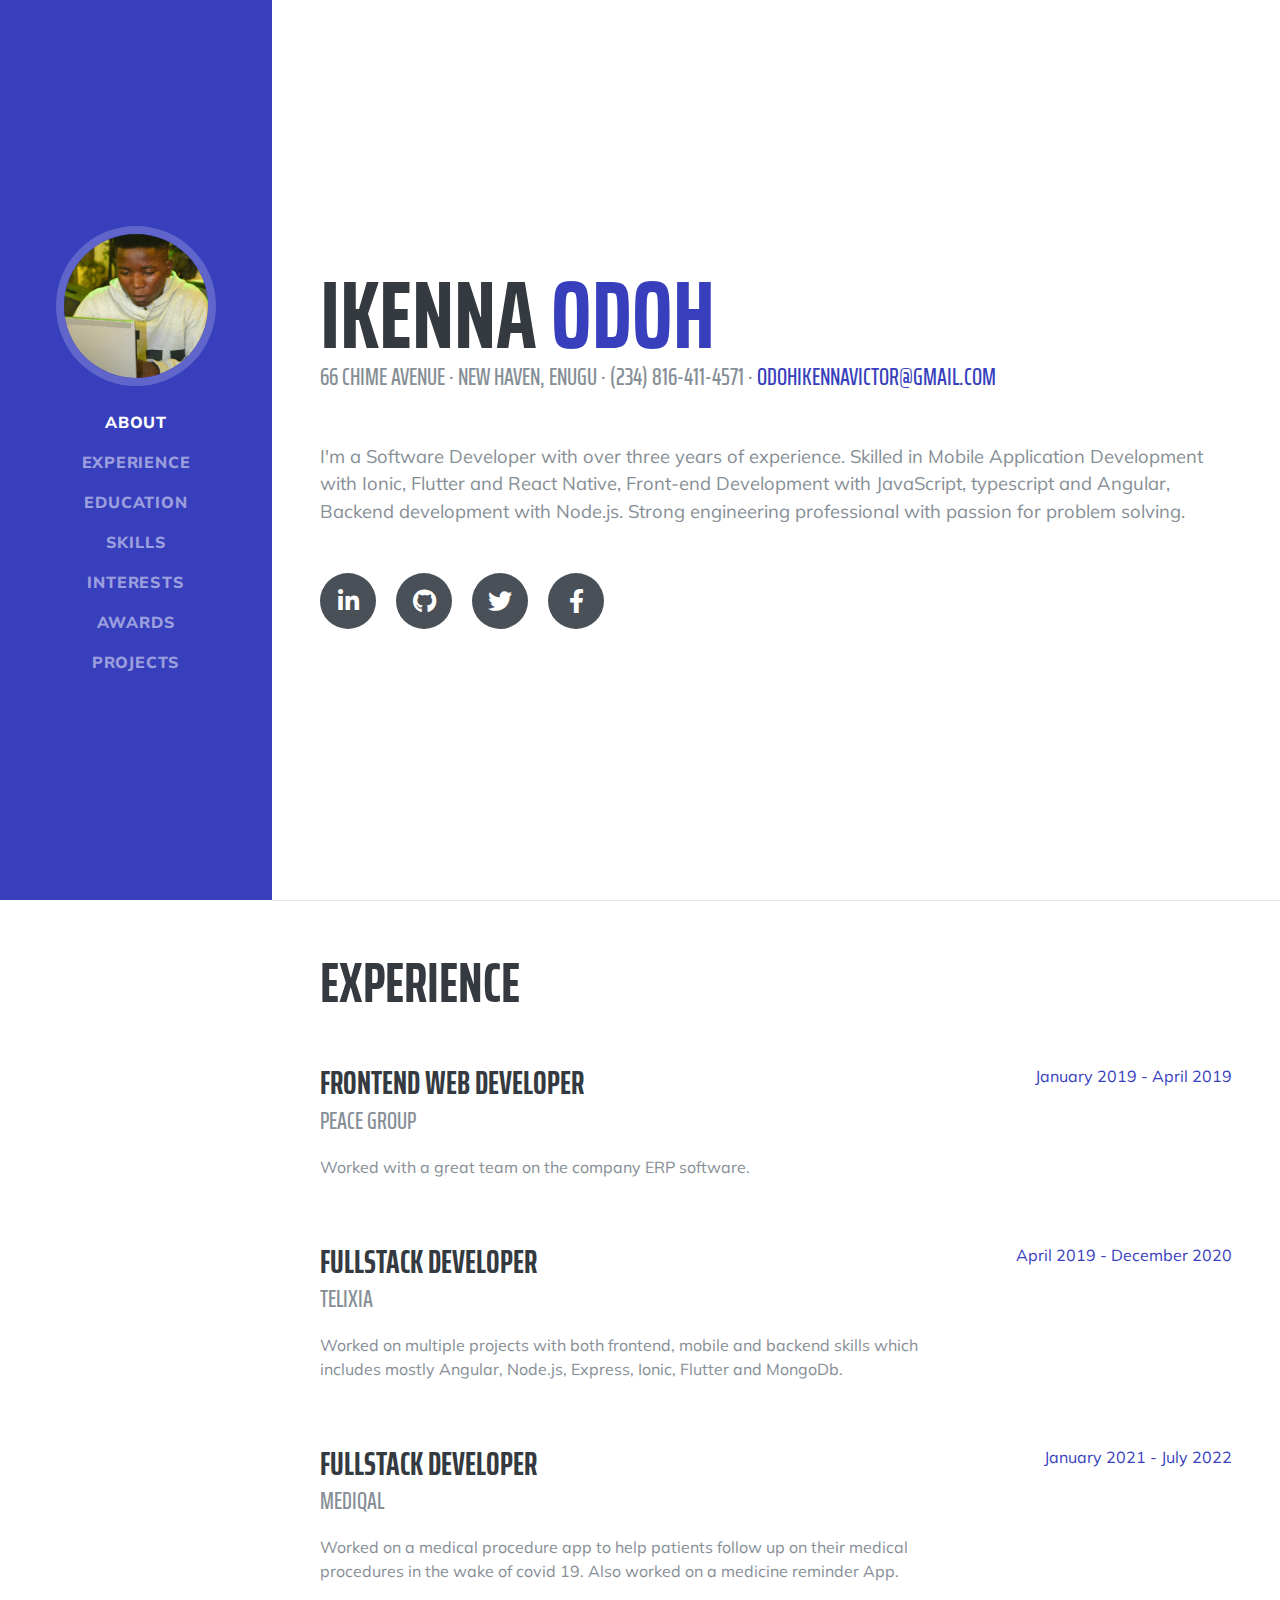
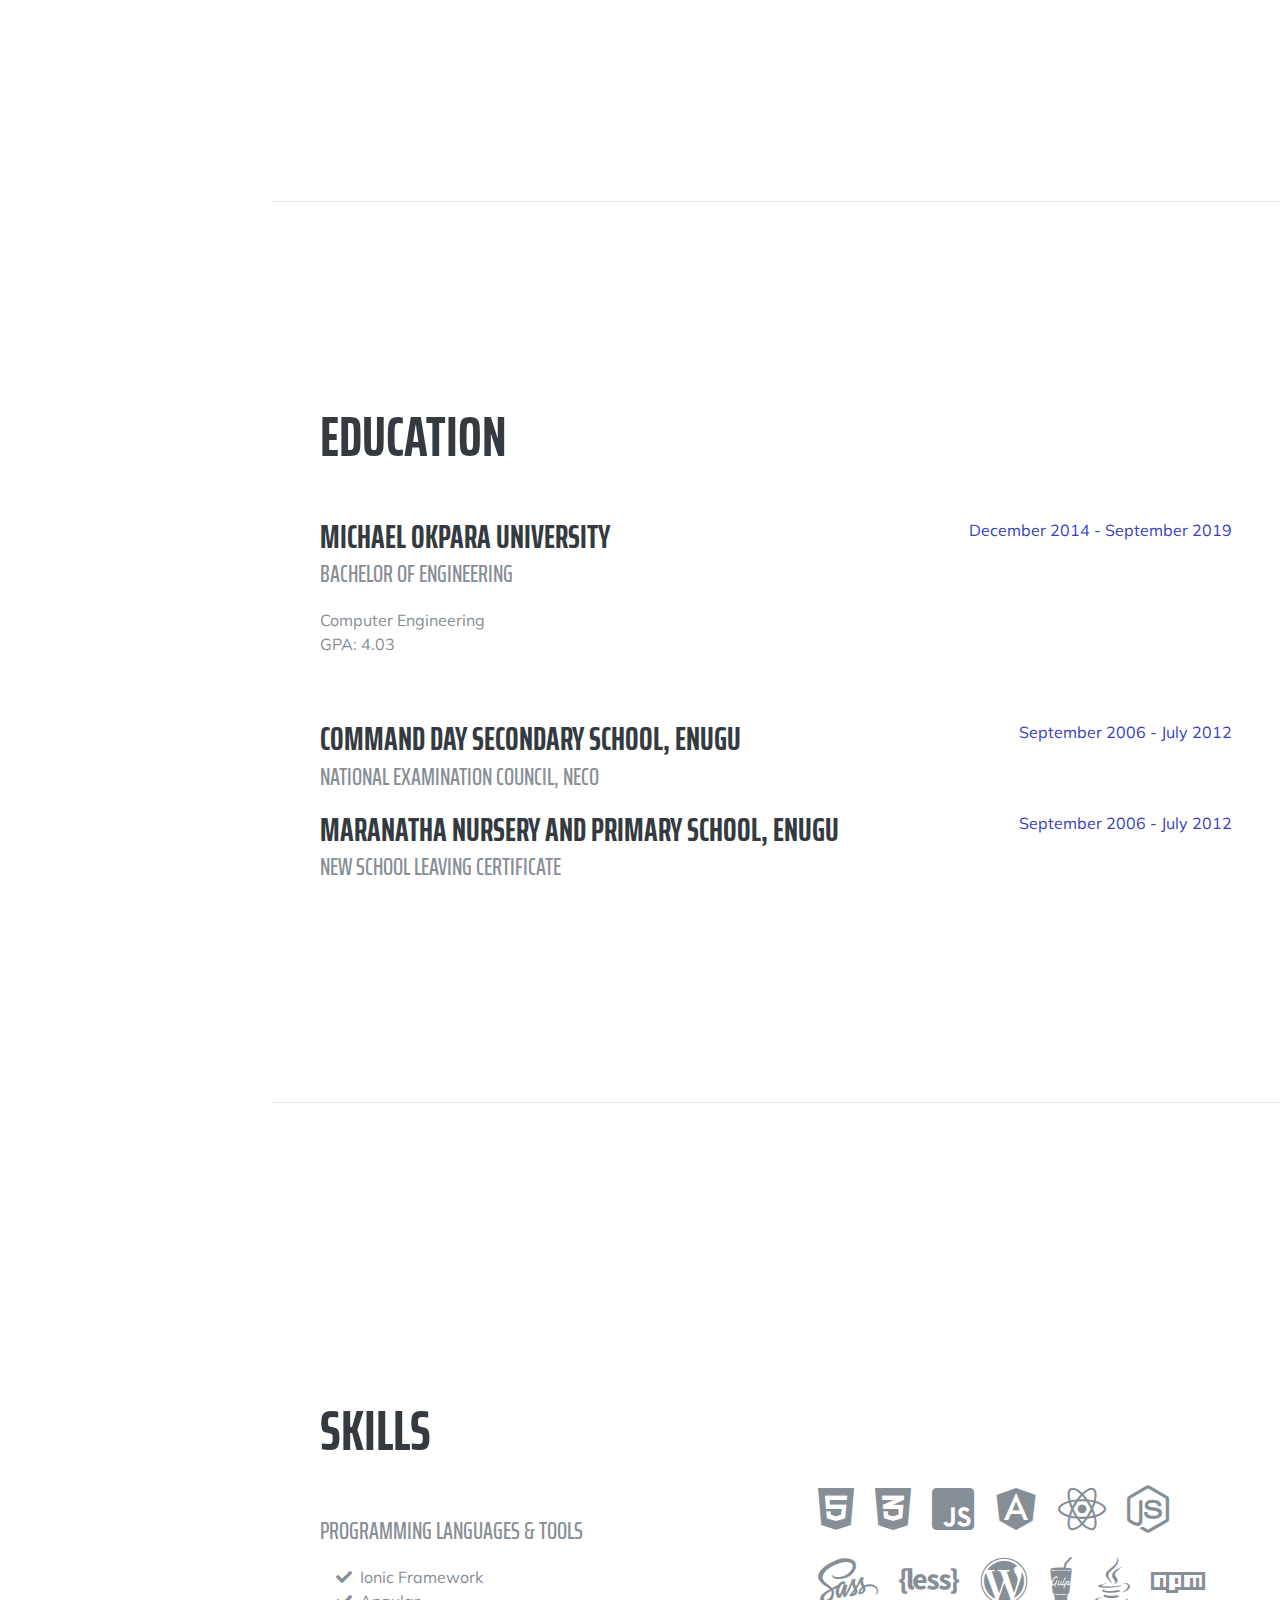
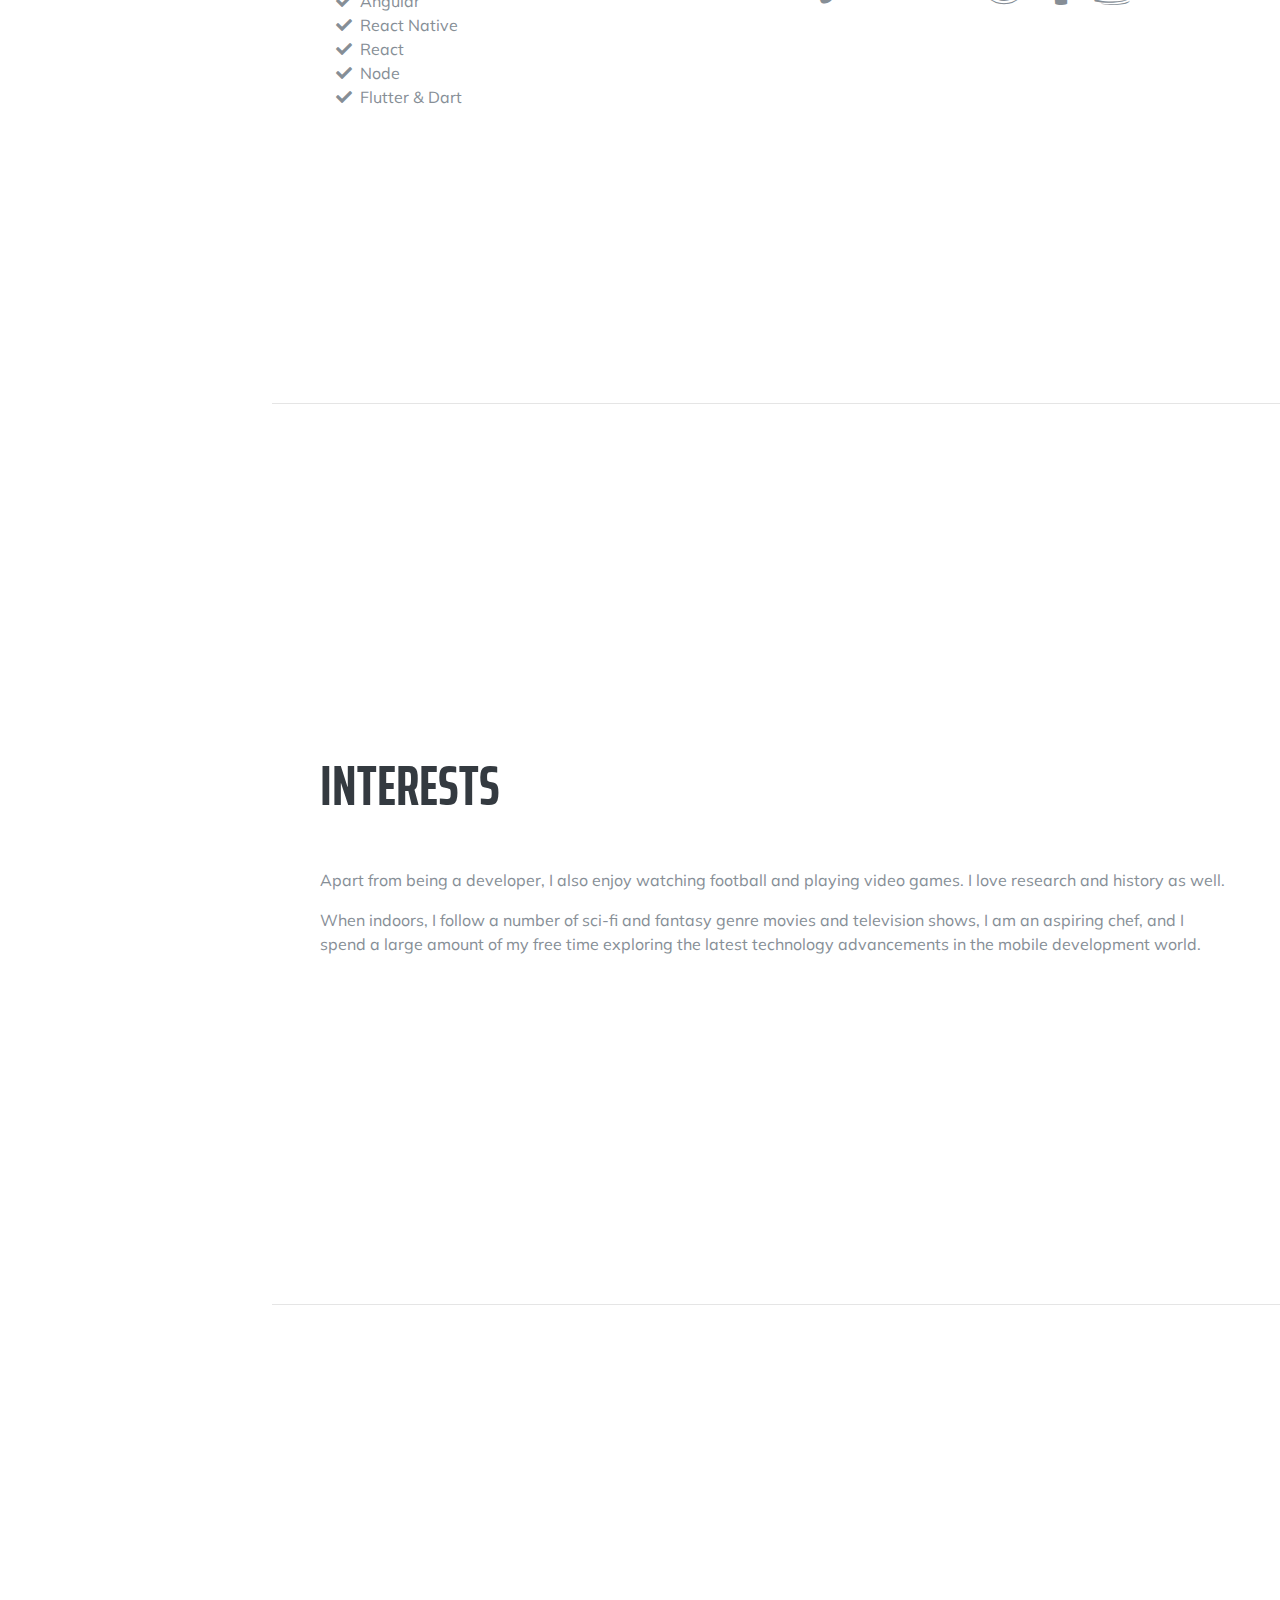
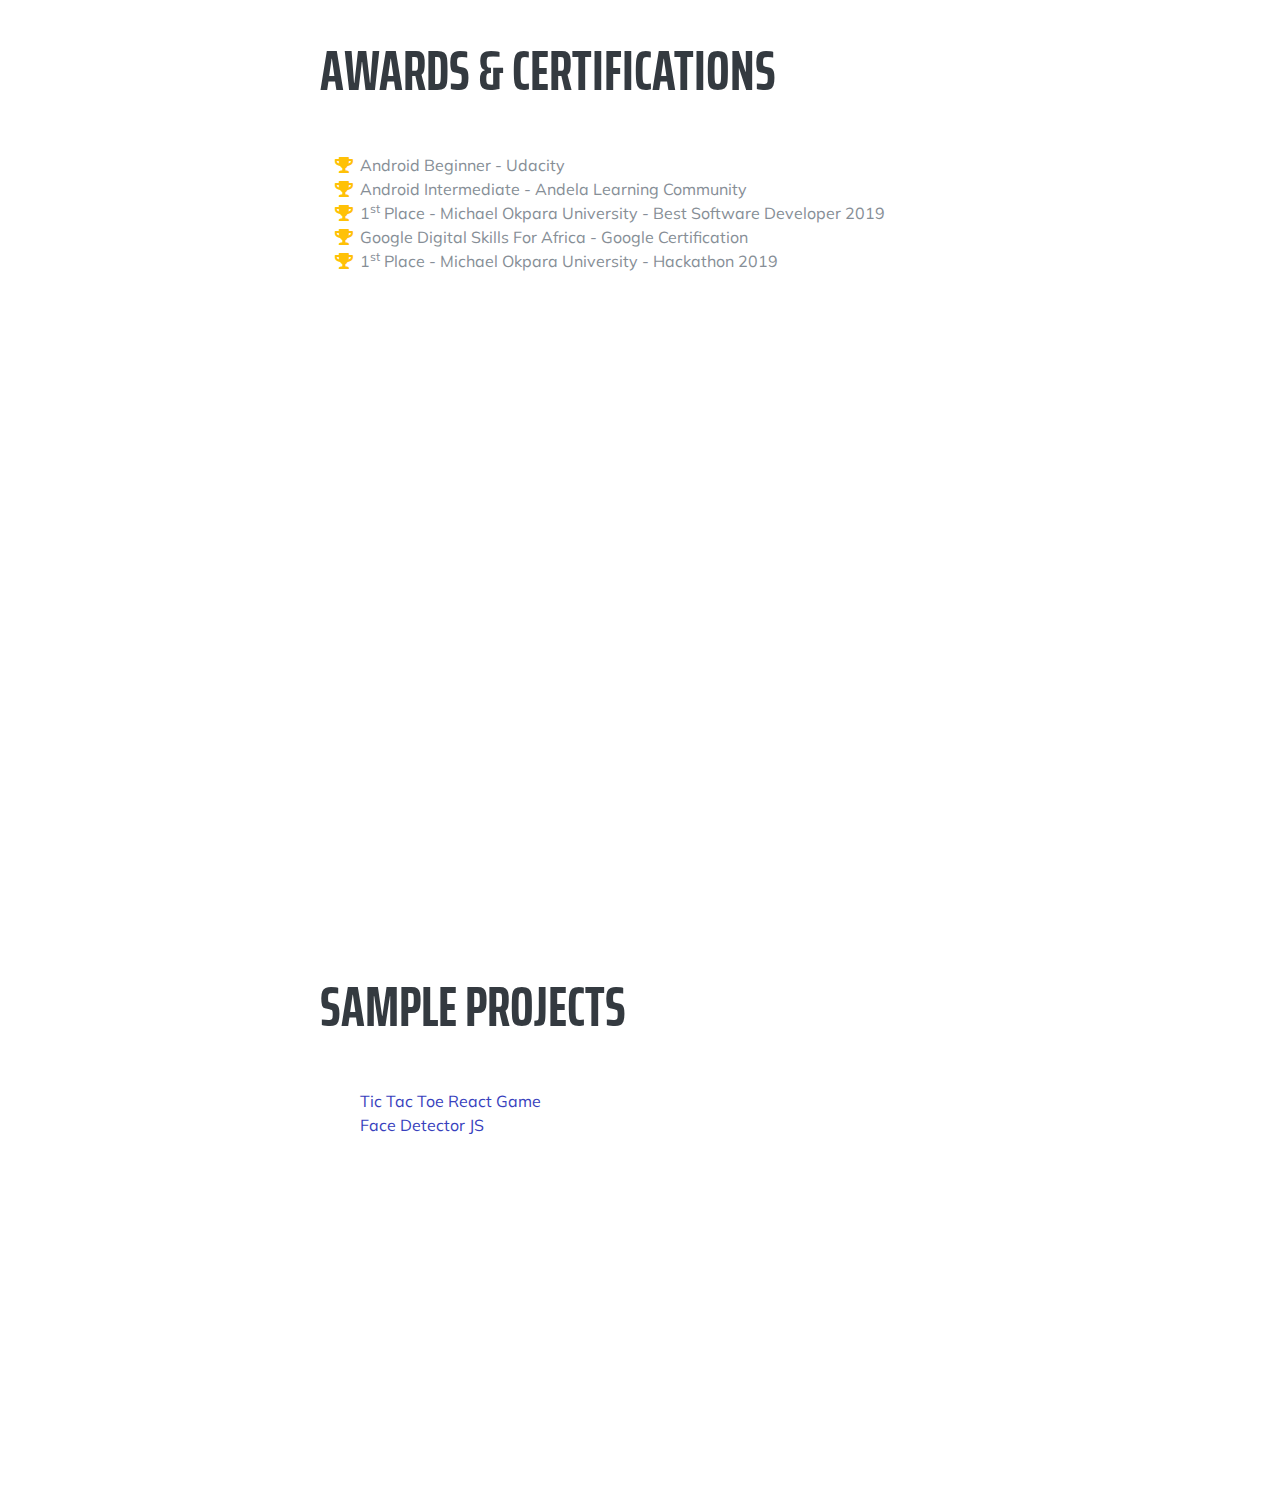
<file: index.html>
<!DOCTYPE html>
<html lang="en">

<head>

  <meta charset="utf-8">
  <meta name="viewport" content="width=device-width, initial-scale=1, shrink-to-fit=no">
  <meta name="description" content="">
  <meta name="author" content="">

  <title>Ikenna Test</title>

  <!-- Bootstrap core CSS -->
  <link href="vendor/bootstrap/css/bootstrap.min.css" rel="stylesheet">

  <!-- Custom fonts for this template -->
  <link href="https://fonts.googleapis.com/css?family=Saira+Extra+Condensed:500,700" rel="stylesheet">
  <link href="https://fonts.googleapis.com/css?family=Muli:400,400i,800,800i" rel="stylesheet">
  <link href="vendor/fontawesome-free/css/all.min.css" rel="stylesheet">

  <!-- Custom styles for this template -->
  <link href="css/resume.min.css" rel="stylesheet">

</head>

<body id="page-top">

  <nav class="navbar navbar-expand-lg navbar-dark bg-primary fixed-top" id="sideNav">
    <a class="navbar-brand js-scroll-trigger" href="#page-top">
      <span class="d-block d-lg-none">Ikenna Odoh Test3</span>
      <span class="d-none d-lg-block">
        <img class="img-fluid img-profile rounded-circle mx-auto mb-2" src="img/ik.png" alt="">
      </span>
    </a>
    <button class="navbar-toggler" type="button" data-toggle="collapse" data-target="#navbarSupportedContent" aria-controls="navbarSupportedContent" aria-expanded="false" aria-label="Toggle navigation">
      <span class="navbar-toggler-icon"></span>
    </button>
    <div class="collapse navbar-collapse" id="navbarSupportedContent">
      <ul class="navbar-nav">
        <li class="nav-item">
          <a class="nav-link js-scroll-trigger" href="#about">About</a>
        </li>
        <li class="nav-item">
          <a class="nav-link js-scroll-trigger" href="#experience">Experience</a>
        </li>
        <li class="nav-item">
          <a class="nav-link js-scroll-trigger" href="#education">Education</a>
        </li>
        <li class="nav-item">
          <a class="nav-link js-scroll-trigger" href="#skills">Skills</a>
        </li>
        <li class="nav-item">
          <a class="nav-link js-scroll-trigger" href="#interests">Interests</a>
        </li>
        <li class="nav-item">
          <a class="nav-link js-scroll-trigger" href="#awards">Awards</a>
        </li>
        <li class="nav-item">
          <a class="nav-link js-scroll-trigger" href="#projects">Projects</a>
        </li>
      </ul>
    </div>
  </nav>

  <div class="container-fluid p-0">

    <section class="resume-section p-3 p-lg-5 d-flex align-items-center" id="about">
      <div class="w-100">
        <h1 class="mb-0">Ikenna
          <span class="text-primary">Odoh</span>
        </h1>
        <div class="subheading mb-5">66 Chime Avenue · New Haven, Enugu · (234) 816-411-4571 ·
          <a href="mailto:odohikennavictor@gmail.com">odohikennavictor@gmail.com</a>
        </div>
        <p class="lead mb-5">I'm a Software Developer with over three years of experience. Skilled in Mobile Application Development with Ionic, Flutter and React Native, Front-end Development with JavaScript, typescript and Angular, Backend development with Node.js. Strong engineering professional with passion for problem solving.</p>
        <div class="social-icons">
          <a href="https://www.linkedin.com/in/ikenna-victor/">
            <i class="fab fa-linkedin-in"></i>
          </a>
          <a href="https://github.com/ikennaUkwueze">
            <i class="fab fa-github"></i>
          </a>
          <a href="https://twitter.com/IkennaUkwueze">
            <i class="fab fa-twitter"></i>
          </a>
          <a href="https://www.facebook.com/ikennaukwueze">
            <i class="fab fa-facebook-f"></i>
          </a>
        </div>
      </div>
    </section>

    <hr class="m-0">

    <section class="resume-section p-3 p-lg-5 d-flex justify-content-center" id="experience">
      <div class="w-100">
        <h2 class="mb-5">Experience</h2>

        <div class="resume-item d-flex flex-column flex-md-row justify-content-between mb-5">
          <div class="resume-content">
            <h3 class="mb-0">Frontend Web Developer</h3>
            <div class="subheading mb-3">Peace Group</div>
            <p>Worked with a great team on the company ERP software.</p>
          </div>
          <div class="resume-date text-md-right">
            <span class="text-primary">January 2019 - April 2019</span>
          </div>
        </div>

        <div class="resume-item d-flex flex-column flex-md-row justify-content-between mb-5">
          <div class="resume-content">
            <h3 class="mb-0">Fullstack Developer</h3>
            <div class="subheading mb-3">Telixia</div>
            <p>Worked on multiple projects with both frontend, mobile and backend skills which includes mostly Angular, Node.js, Express, Ionic, Flutter and MongoDb.</p>
          </div>
          <div class="resume-date text-md-right">
            <span class="text-primary">April 2019 - December 2020</span>
          </div>
        </div>

        <div class="resume-item d-flex flex-column flex-md-row justify-content-between mb-5">
          <div class="resume-content">
            <h3 class="mb-0">Fullstack Developer</h3>
            <div class="subheading mb-3">Mediqal</div>
            <p>Worked on a medical procedure app to help patients follow up on their medical procedures in the wake of covid 19. Also worked on a medicine reminder App.</p>
          </div>
          <div class="resume-date text-md-right">
            <span class="text-primary">January 2021 - July 2022</span>
          </div>
        </div>

        <!-- <div class="resume-item d-flex flex-column flex-md-row justify-content-between mb-5">
          <div class="resume-content">
            <h3 class="mb-0">Junior Web Designer</h3>
            <div class="subheading mb-3">Shout! Media Productions</div>
            <p>Podcasting operational change management inside of workflows to establish a framework. Taking seamless key performance indicators offline to maximise the long tail. Keeping your eye on the ball while performing a deep dive on the start-up mentality to derive convergence on cross-platform integration.</p>
          </div>
          <div class="resume-date text-md-right">
            <span class="text-primary">July 2010 - December 2011</span>
          </div>
        </div>

        <div class="resume-item d-flex flex-column flex-md-row justify-content-between">
          <div class="resume-content">
            <h3 class="mb-0">Web Design Intern</h3>
            <div class="subheading mb-3">Shout! Media Productions</div>
            <p>Collaboratively administrate empowered markets via plug-and-play networks. Dynamically procrastinate B2C users after installed base benefits. Dramatically visualize customer directed convergence without revolutionary ROI.</p>
          </div>
          <div class="resume-date text-md-right">
            <span class="text-primary">September 2008 - June 2010</span>
          </div>
        </div> -->

      </div>

    </section>

    <hr class="m-0">

    <section class="resume-section p-3 p-lg-5 d-flex align-items-center" id="education">
      <div class="w-100">
        <h2 class="mb-5">Education</h2>

        <div class="resume-item d-flex flex-column flex-md-row justify-content-between mb-5">
          <div class="resume-content">
            <h3 class="mb-0">Michael Okpara University</h3>
            <div class="subheading mb-3">Bachelor of Engineering</div>
            <div>Computer Engineering</div>
            <p>GPA: 4.03</p>
          </div>
          <div class="resume-date text-md-right">
            <span class="text-primary">December 2014 - September 2019</span>
          </div>
        </div>

        <div class="resume-item d-flex flex-column flex-md-row justify-content-between">
          <div class="resume-content">
            <h3 class="mb-0">Command Day Secondary School, Enugu</h3>
            <div class="subheading mb-3">National Examination Council, NECO</div>
            <!-- <p>GPA: 3.56</p> -->
          </div>
          <div class="resume-date text-md-right">
            <span class="text-primary">September 2006 - July 2012</span>
          </div>
        </div>

        <div class="resume-item d-flex flex-column flex-md-row justify-content-between">
          <div class="resume-content">
            <h3 class="mb-0">Maranatha Nursery and Primary School, Enugu</h3>
            <div class="subheading mb-3">New School leaving Certificate</div>
            <!-- <p>GPA: 3.56</p> -->
          </div>
          <div class="resume-date text-md-right">
            <span class="text-primary">September 2006 - July 2012</span>
          </div>
        </div>

      </div>
    </section>

    <hr class="m-0">

    <section class="resume-section p-3 p-lg-5 d-flex align-items-center" id="skills">
      <div class="w-100">
        <h2 class="mb-5">Skills</h2>

        <div class="subheading mb-3">Programming Languages &amp; Tools</div>

        <ul class="fa-ul mb-0">
          <li>
            <i class="fa-li fa fa-check"></i>
            Ionic Framework
          </li>
          <li>
            <i class="fa-li fa fa-check"></i>
            Angular
          </li>
          <li>
            <i class="fa-li fa fa-check"></i>
            React Native
          </li>
          <li>
            <i class="fa-li fa fa-check"></i>
            React
          </li>
          <li>
            <i class="fa-li fa fa-check"></i>
            Node
          </li>
          <li>
            <i class="fa-li fa fa-check"></i>
            Flutter &amp; Dart
          </li>
        </ul>
      </div>

        <ul class="list-inline dev-icons">
          <li class="list-inline-item">
            <i class="fab fa-html5"></i>
          </li>
          <li class="list-inline-item">
            <i class="fab fa-css3-alt"></i>
          </li>
          <li class="list-inline-item">
            <i class="fab fa-js-square"></i>
          </li>
          <li class="list-inline-item">
            <i class="fab fa-angular"></i>
          </li>
          <li class="list-inline-item">
            <i class="fab fa-react"></i>
          </li>
          <li class="list-inline-item">
            <i class="fab fa-node-js"></i>
          </li>
          <li class="list-inline-item">
            <i class="fab fa-sass"></i>
          </li>
          <li class="list-inline-item">
            <i class="fab fa-less"></i>
          </li>
          <li class="list-inline-item">
            <i class="fab fa-wordpress"></i>
          </li>
          <li class="list-inline-item">
            <i class="fab fa-gulp"></i>
          </li>
          <li class="list-inline-item">
            <i class="fab fa-java"></i>
          </li>
          <li class="list-inline-item">
            <i class="fab fa-npm"></i>
          </li>
        </ul>

        
    </section>

    <hr class="m-0">

    <section class="resume-section p-3 p-lg-5 d-flex align-items-center" id="interests">
      <div class="w-100">
        <h2 class="mb-5">Interests</h2>
        <p>Apart from being a developer, I also enjoy watching football and playing video games. I love research and history as well.</p>
        <p class="mb-0">When indoors, I follow a number of sci-fi and fantasy genre movies and television shows, I am an aspiring chef, and I spend a large amount of my free time exploring the latest technology advancements in the mobile development world.</p>
      </div>
    </section>

    <hr class="m-0">

    <section class="resume-section p-3 p-lg-5 d-flex align-items-center" id="awards">
      <div class="w-100">
        <h2 class="mb-5">Awards &amp; Certifications</h2>
        <ul class="fa-ul mb-0">
          <li>
            <i class="fa-li fa fa-trophy text-warning"></i>
            Android Beginner - Udacity</li>
          <li>
            <i class="fa-li fa fa-trophy text-warning"></i>
            Android Intermediate - Andela Learning Community</li>
          <li>
            <i class="fa-li fa fa-trophy text-warning"></i>
            1<sup>st</sup>
            Place - Michael Okpara University - Best Software Developer 2019</li>
           


          <li>
            <i class="fa-li fa fa-trophy text-warning"></i>
            
            Google Digital Skills For Africa - Google Certification</li>

          <li>
            <i class="fa-li fa fa-trophy text-warning"></i>
            1<sup>st</sup>
            Place - Michael Okpara University - Hackathon 2019</li>
          
        </ul>
      </div>
    </section>

    <section class="resume-section p-3 p-lg-5 d-flex align-items-center" id="projects">
      <div class="w-100">
        <h2 class="mb-5">Sample Projects</h2>
        <ul class="fa-ul mb-0">
          <li>
            <a href="https://ikennaukwueze.github.io/tic-tac/" target="_blank">Tic Tac Toe React Game</a>
          </li>
          <li>
            <a href="https://ikennaukwueze.github.io/face-detector/" target="_blank">Face Detector JS</a>
          </li>
          
        </ul>
      </div>
    </section>

  </div>

  <!-- Bootstrap core JavaScript -->
  <script src="vendor/jquery/jquery.min.js"></script>
  <script src="vendor/bootstrap/js/bootstrap.bundle.min.js"></script>

  <!-- Plugin JavaScript -->
  <script src="vendor/jquery-easing/jquery.easing.min.js"></script>

  <!-- Custom scripts for this template -->
  <script src="js/resume.min.js"></script>

</body>

</html>
</file>
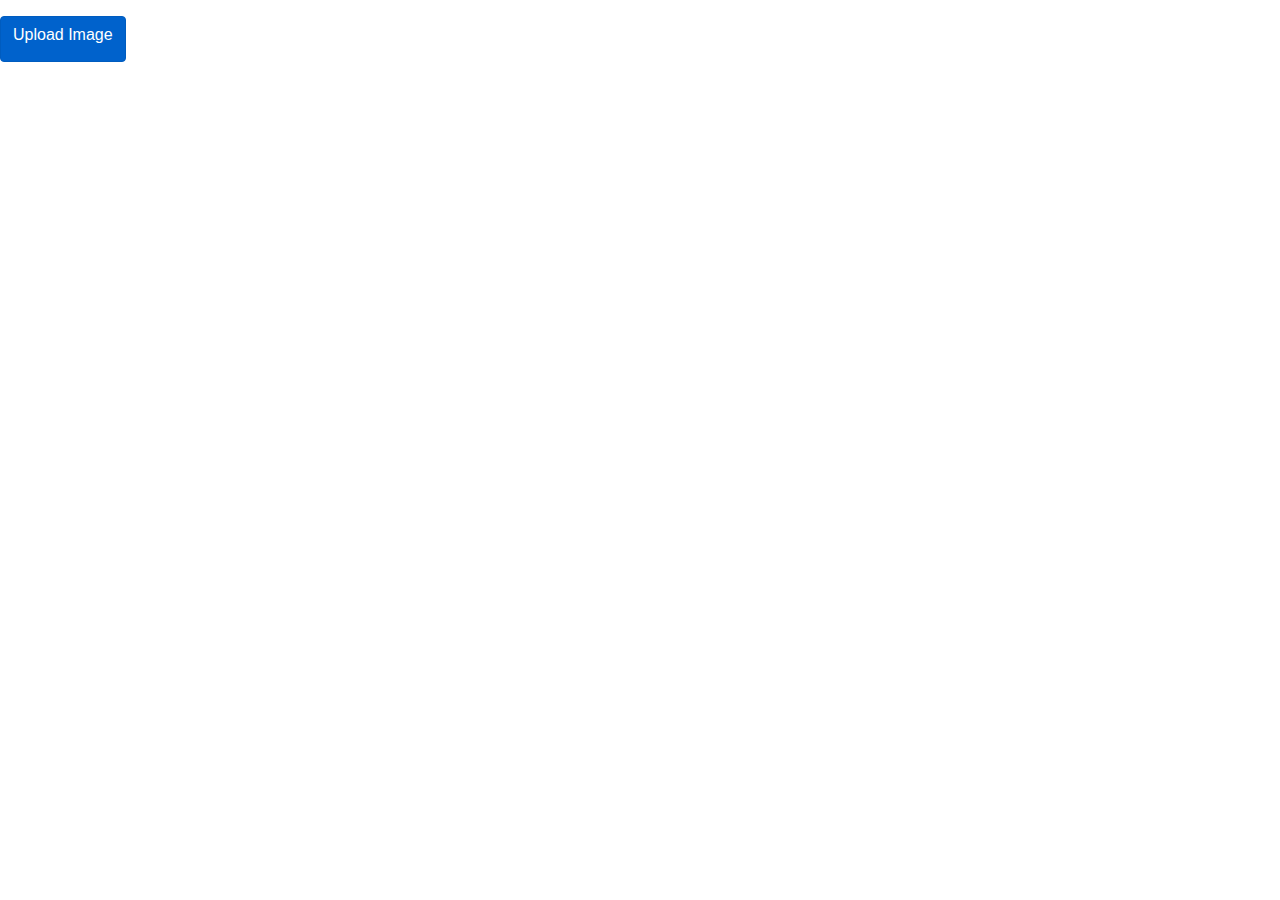
<file: face-detector/index.html>
<!DOCTYPE html>
<html lang="en">
    <head>
        <meta charset="UTF-8" />
        <meta name="viewport" content="width=device-width, initial-scale=1.0" />
        <meta http-equiv="X-UA-Compatible" content="ie=edge" />
        <title>Face Detection</title>
        <!-- Bootstrap core CSS -->
        <link rel="stylesheet" href="https://stackpath.bootstrapcdn.com/bootstrap/4.4.1/css/bootstrap.min.css" integrity="sha384-Vkoo8x4CGsO3+Hhxv8T/Q5PaXtkKtu6ug5TOeNV6gBiFeWPGFN9MuhOf23Q9Ifjh" crossorigin="anonymous">
        <style>
            body {
                margin: 0;
            }
            canvas {
                position: absolute;
                top: 0;
                left: 0;
            }
        </style>
    </head>
    <body>
        <!-- <form method="post" enctype="multipart/form-data">
            <div>
              <label for="pic">Choose image to upload</label>
              <input type="file" id="pic" name="pic"
                    accept=".jpg, .jpeg, .png">
            </div>
            <div>
              <button>Submit</button>
            </div>
          </form> -->

          <p><input type="file"  accept="image/*" name="image" id="image"  onchange="loadFile(event)" style="display: none;"></p>
<div class="btn btn-primary active"><label for="image" style="cursor: pointer;">Upload Image</label></div>
<!-- <button for="file" type="button" class="btn btn-secondary">Upload Image</button> -->
<!-- <div class="btn btn-primary btn-lg active" role="button"> Upload Image -->
    <!-- <input type="file"  accept="image/*" name="image" id="file"  onchange="loadFile(event)" style="display: none;"></p> -->
<!-- </div> -->
<p><img id="image" width="200" /></p>
        

        <!-- <img src="mark.png" alt="" /> -->
        <script src="face-api.min.js"></script>
        <script src="image.js"></script>


<script src="https://code.jquery.com/jquery-3.4.1.slim.min.js" integrity="sha384-J6qa4849blE2+poT4WnyKhv5vZF5SrPo0iEjwBvKU7imGFAV0wwj1yYfoRSJoZ+n" crossorigin="anonymous"></script>
<script src="https://cdn.jsdelivr.net/npm/popper.js@1.16.0/dist/umd/popper.min.js" integrity="sha384-Q6E9RHvbIyZFJoft+2mJbHaEWldlvI9IOYy5n3zV9zzTtmI3UksdQRVvoxMfooAo" crossorigin="anonymous"></script>
<script src="https://stackpath.bootstrapcdn.com/bootstrap/4.4.1/js/bootstrap.min.js" integrity="sha384-wfSDF2E50Y2D1uUdj0O3uMBJnjuUD4Ih7YwaYd1iqfktj0Uod8GCExl3Og8ifwB6" crossorigin="anonymous"></script>
    </body>
</html>
</file>
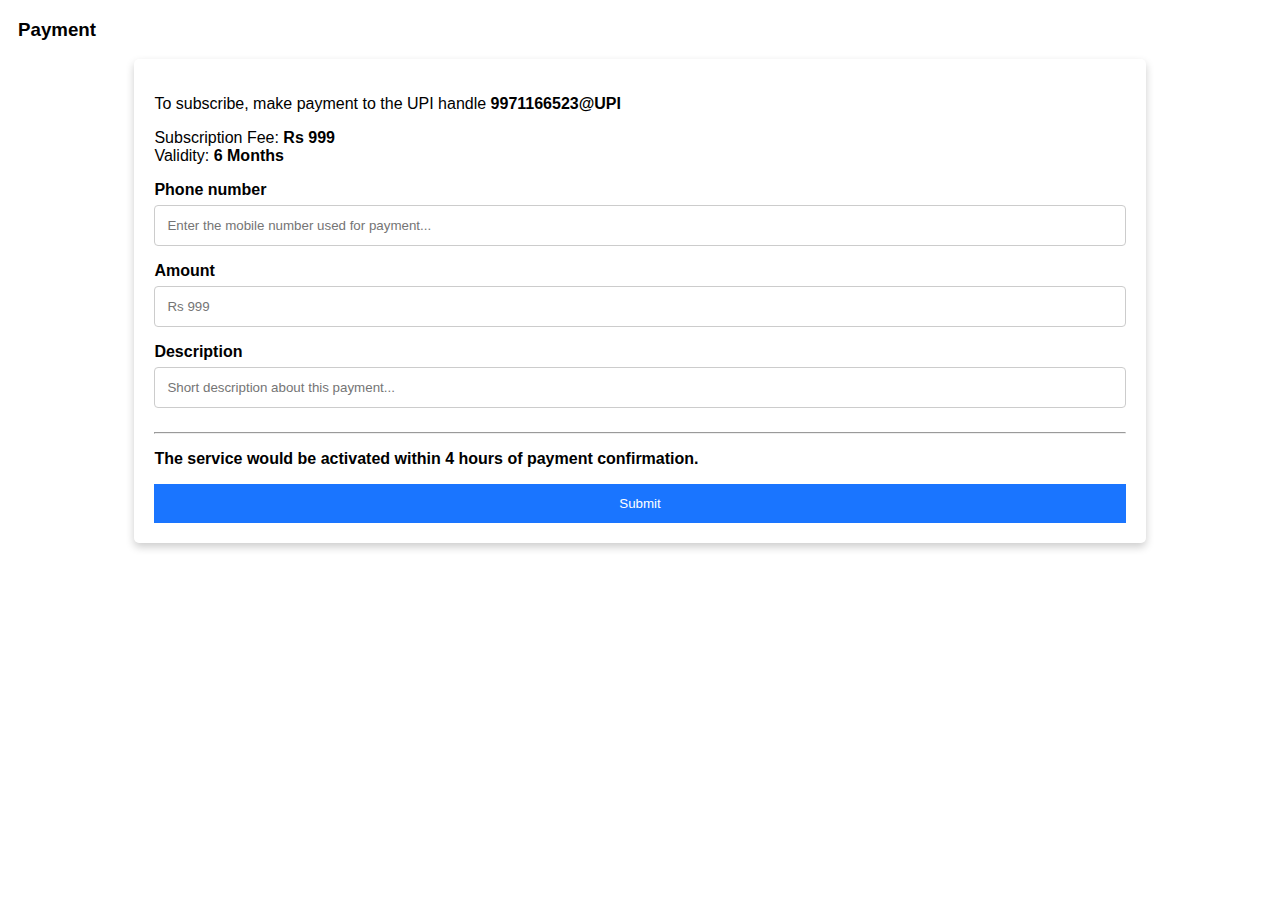
<file: payment.html>
<!DOCTYPE html>
<html>
<head>
<meta name="viewport" content="width=device-width, initial-scale=1">
<style>
body {
	font-family: Arial, Helvetica, sans-serif;
	}
* {box-sizing: border-box;}

.heading {
	margin-left: 10px;
}

input[type=text], select, textarea {
  width: 100%;
  padding: 12px;
  border: 1px solid #ccc;
  border-radius: 4px;
  box-sizing: border-box;
  margin-top: 6px;
  margin-bottom: 16px;
  resize: vertical;
}

input[type=submit] {
  background-color: #1a75ff;
  color: white;
  padding: 12px 20px;
  border: none;
  cursor: pointer;
  width: 100%;
  display: block;
}

.container {
  border-radius: 5px;
  padding: 20px;
  background: white;
  width: 80%;
  margin-left: auto;
  margin-right: auto;
  box-shadow: 0 4px 8px 0 rgba(0,0,0,0.2);
  
}
.submit {
	align-text: center;
}

.sent {
  color: greenyellow;
}

</style>
</head>
<body>

<h3 class="heading">Payment</h3>

<div class="container">
<div id="payBody">
  <p>
    To subscribe, make payment to the UPI handle <strong>9971166523@UPI</strong>
  </p>
  <p>
    Subscription Fee: <strong>Rs 999</strong><br>
      Validity: <strong>6 Months
  </p>
    <form id="payForm">
      <label for="phone">Phone number</label>
      <input type="text" id="phone" name="phone" placeholder="Enter the mobile number used for payment...">
      
      <label for="amount">Amount</label>
      <input type="text" id="amount" name="amount" placeholder="Rs 999">
    
      <label for="description">Description</label>
      <input type="text" id="description" name="description" placeholder="Short description about this payment...">
  <hr>
    <p>
      The service would be activated within 4 hours of payment confirmation.
    </p>
  
    <div class="submit">
        <input type="submit" value="Submit">
      </div>
      
    </form>
</div>
<div id="sent">
  <p>Payment record sent successfully!</p>
  <p>
    The service would be activated within 4 hours of payment confirmation.
  </p>
</div>

</div>

</body>
</html>

<script src="https://ajax.googleapis.com/ajax/libs/jquery/3.5.1/jquery.min.js"></script>

<script>
  $('#sent').hide();
    // import jquery here
    $.getUrlParameter = function(sParam) {
    var sPageURL = window.location.search.substring(1),
        sURLVariables = sPageURL.split('&'),
        sParameterName,
        i;

    for (i = 0; i < sURLVariables.length; i++) {
        sParameterName = sURLVariables[i].split('=');

        if (sParameterName[0] === sParam) {
            return sParameterName[1] === undefined ? true : decodeURIComponent(sParameterName[1]);
        }
    }
};
var id = $.getUrlParameter('user_id');
var formData = {
  user_id: id,
}
console.log(formData);

$( "#payForm" ).submit(function( event ) {
  var fd = {
            'payment_mobile' : $('input[name=phone]').val(),
            'amount'         : $('input[name=amount]').val(),
            'description'    : $('input[name=description]').val()
  };
  var id = $.getUrlParameter('user_id');
  fd.user_id = id;
  console.log(fd);
  event.preventDefault();
 $.ajax({
    url : "https://getecoworld.com:5000/api/v1/payments", // Url of backend (can be python, php, etc..)
    type: "POST", // data type (can be get, post, put, delete)
    data : fd, // data in json format
  //	async : false, // enable or disable async (optional, but suggested as false if you need to populate data afterwards)
    success: function(response, textStatus, jqXHR) {
        console.log(response);
        if (response.success) {
            alert('Successful... Pending Approval');
            $("#payForm").trigger("reset");
            $('#payBody').hide();
            $('#sent').show();
        } else {
            alert('Failed');
        }
        
    },
    error: function (jqXHR, textStatus, errorThrown) {
		console.log(jqXHR);
      	console.log(textStatus);
        console.log(errorThrown);
        alert(errorThrown);
    }
});
});
    
    // $('#payForm').submit(function() {
    // const data = $('#payForm').serializeArray();
    // console.log(data);
    //     $.ajax({
    //        url: 'https://getecoworld.com:5000/api/v1/payments',
    //        data: data,
    //        method: 'post',
    //        success: function(response) {
    //             if(response.success) {
	// 				 alert(response);
    //             } else {
	// 				 alert(response);
    //             }
    //        }
    //     });
    // });

//   function myFunction() {
//     var formData = {
//       payment_mobile: "08164114571",
//       amount: "999",
//       description: "Next Subscription",
//       username: "ikenna",
//       user_id: "5ea299defdbf0a26ff0777c6",
//       user_type: "USER"
//       };
//   alert(formData);

// $.ajax({
//     url : "https://getecoworld.com:5000/api/v1/payments", // Url of backend (can be python, php, etc..)
//     type: "POST", // data type (can be get, post, put, delete)
//     data : formData, // data in json format
//   	async : false, // enable or disable async (optional, but suggested as false if you need to populate data afterwards)
//     success: function(response, textStatus, jqXHR) {
//         console.log(response);
//         if (response.success) {
//             alert('Successful... Pending Approval');
//         } else {
//             alert('Failed');
//         }
        
//     },
//     error: function (jqXHR, textStatus, errorThrown) {
// 		console.log(jqXHR);
//       	console.log(textStatus);
//       	console.log(errorThrown);
//     }
// });
// }
    
</script>
</file>
<file: css/resume.min.css>
/*!
 * Start Bootstrap - Resume v5.0.8 (https://startbootstrap.com/template-overviews/resume)
 * Copyright 2013-2019 Start Bootstrap
 * Licensed under MIT (https://github.com/BlackrockDigital/startbootstrap-resume/blob/master/LICENSE)
 */
 body {
     font-family:Muli,-apple-system,BlinkMacSystemFont,'Segoe UI',Roboto,'Helvetica Neue',Arial,sans-serif,'Apple Color Emoji','Segoe UI Emoji','Segoe UI Symbol','Noto Color Emoji';
     padding-top:54px;
     color:#868e96
}

@media (min-width:992px) {
    body {
        padding-top:0;
        padding-left:17rem
    }}
    h1,h2,h3,h4,h5,h6 {
        font-family:'Saira Extra Condensed',-apple-system,BlinkMacSystemFont,'Segoe UI',Roboto,'Helvetica Neue',Arial,sans-serif,'Apple Color Emoji','Segoe UI Emoji','Segoe UI Symbol','Noto Color Emoji';
        font-weight:700;
        text-transform:uppercase;
        color:#343a40
    }
    h1 {
        font-size:6rem;
        line-height:5.5rem
    }
    h2 {
        font-size:3.5rem
    }
    h3 {
        font-size:2rem
    }
    p.lead{
        font-size:1.15rem;
        font-weight:400
    }
    .subheading{
        text-transform:uppercase;
        font-weight:500;
        font-family:'Saira Extra Condensed',-apple-system,BlinkMacSystemFont,'Segoe UI',Roboto,'Helvetica Neue',Arial,sans-serif,'Apple Color Emoji','Segoe UI Emoji','Segoe UI Symbol','Noto Color Emoji';
        font-size:1.5rem
    }
    .social-icons a {
        display:inline-block;
        height:3.5rem;
        width:3.5rem;
        background-color:#495057;
        color:#fff!important;border-radius:100%;text-align:center;font-size:1.5rem;line-height:3.5rem;margin-right:1rem}.social-icons a:last-child{margin-right:0}.social-icons a:hover{background-color:#bd5d38}.dev-icons{font-size:3rem}.dev-icons .list-inline-item i:hover{color:#bd5d38}
        #sideNav .navbar-nav .nav-item .nav-link{font-weight:800;letter-spacing:.05rem;text-transform:uppercase}
        #sideNav .navbar-toggler:focus{outline-color:#383fbd}
        @media (min-width:992px){#sideNav{text-align:center;position:fixed;top:0;left:0;display:flex;flex-direction:column;width:17rem;height:100vh}
        #sideNav .navbar-brand{display:flex;margin:auto auto 0;padding:.5rem}
        #sideNav .navbar-brand .img-profile{max-width:10rem;max-height:10rem;border:.5rem solid rgba(255,255,255,.2)}
        #sideNav .navbar-collapse{display:flex;align-items:flex-start;flex-grow:0;width:100%;margin-bottom:auto}
        #sideNav .navbar-collapse .navbar-nav{flex-direction:column;width:100%}
        #sideNav .navbar-collapse .navbar-nav .nav-item{display:block}
 #sideNav .navbar-collapse .navbar-nav .nav-item .nav-link{display:block}}section.resume-section{padding-top:5rem!important;padding-bottom:5rem!important;max-width:75rem}section.resume-section .resume-item .resume-date{min-width:none}
 @media (min-width:768px){section.resume-section{min-height:100vh}section.resume-section .resume-item .resume-date{min-width:18rem}}
 @media (min-width:992px){section.resume-section{padding-top:3rem!important;padding-bottom:3rem!important}}
 .bg-primary{background-color:#383fbd!important}
 .text-primary{color:#383fbd!important}
 a{color:#383fbd}a:active,a:focus,
 a:hover{color:#383fbd}
</file>
